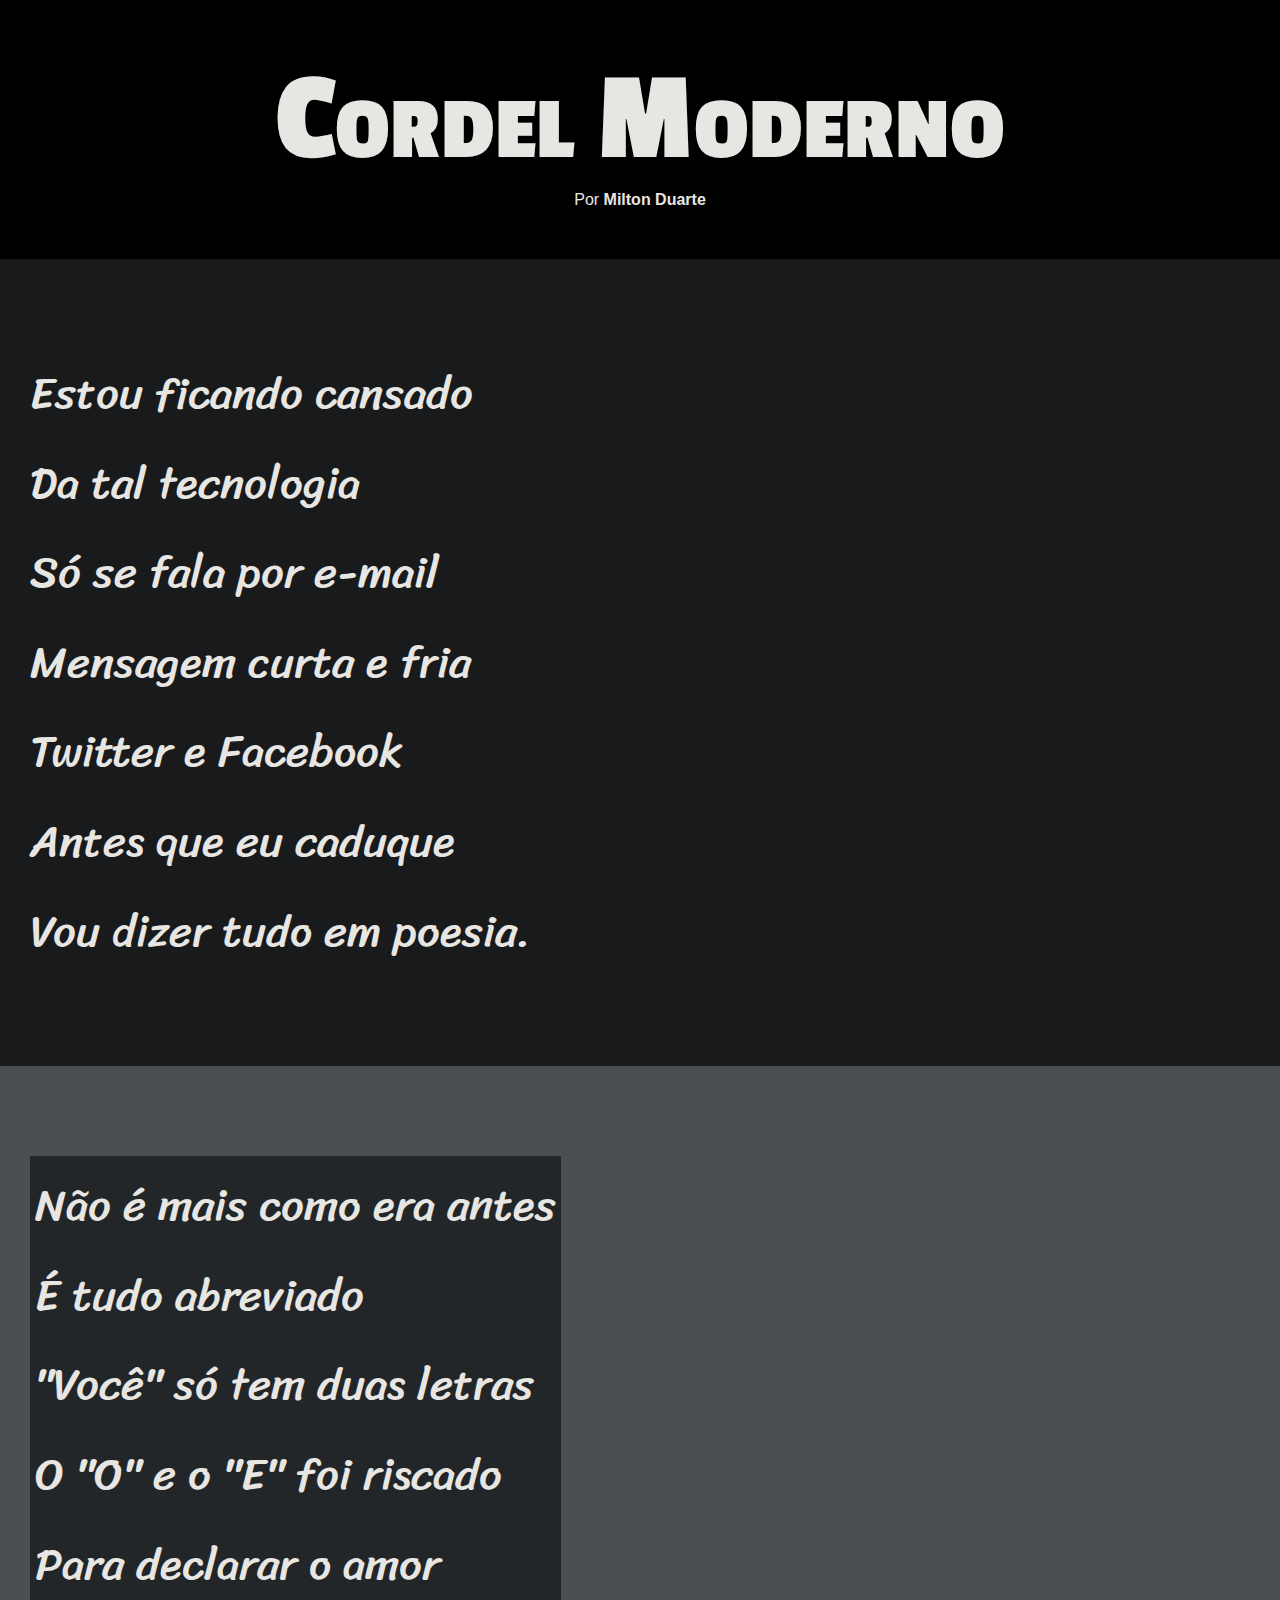
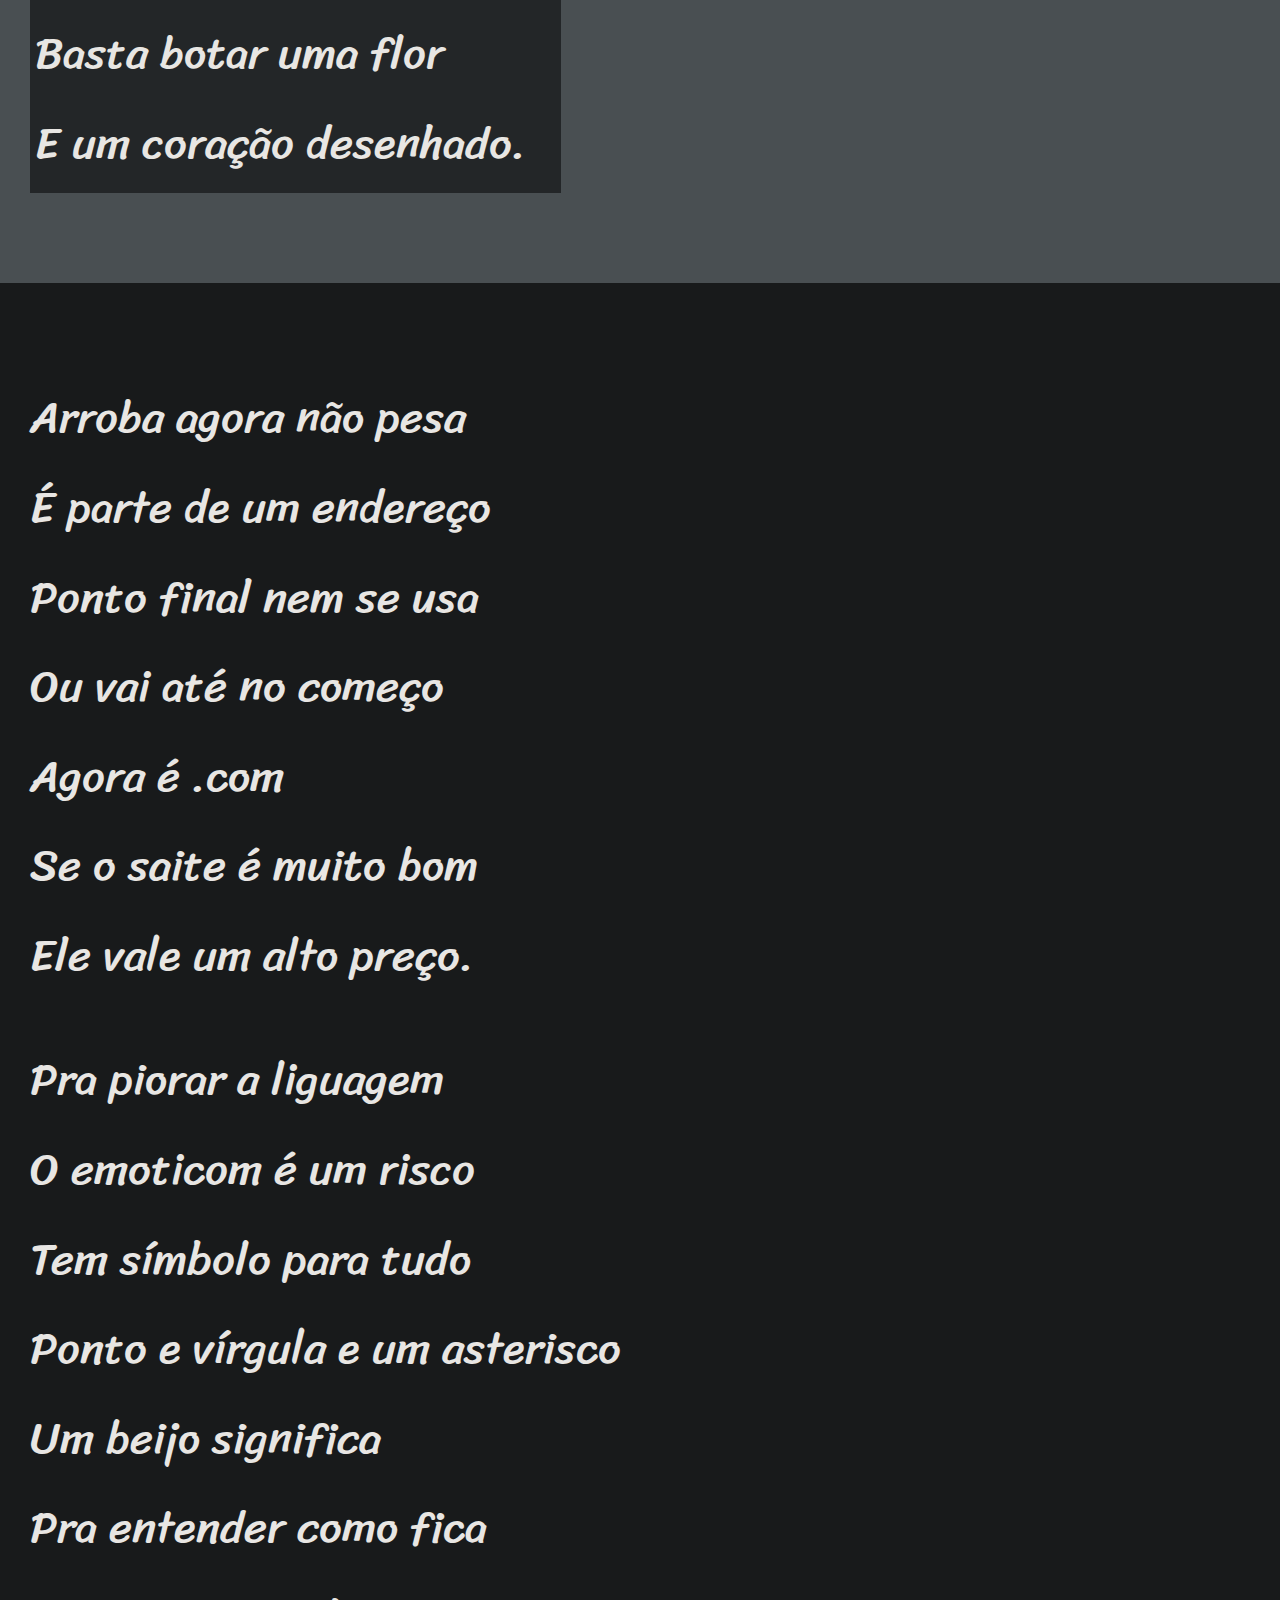
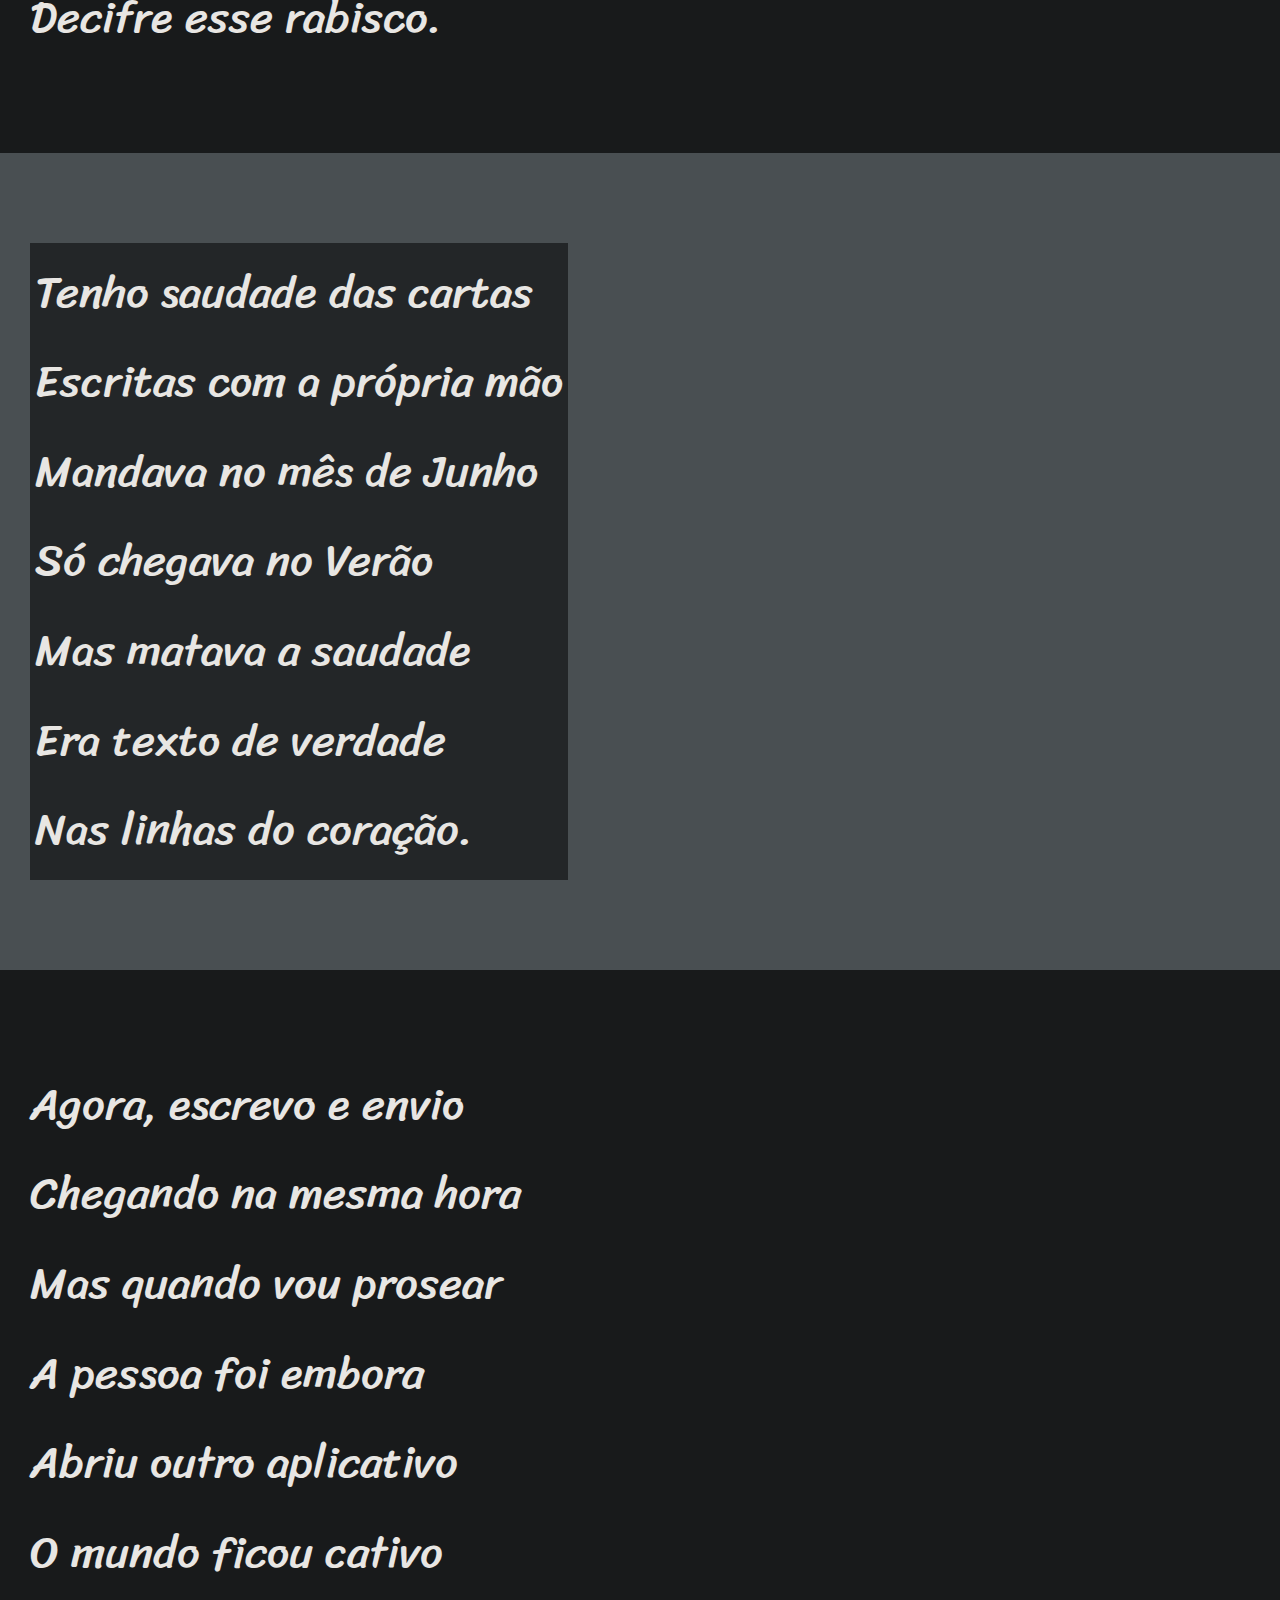
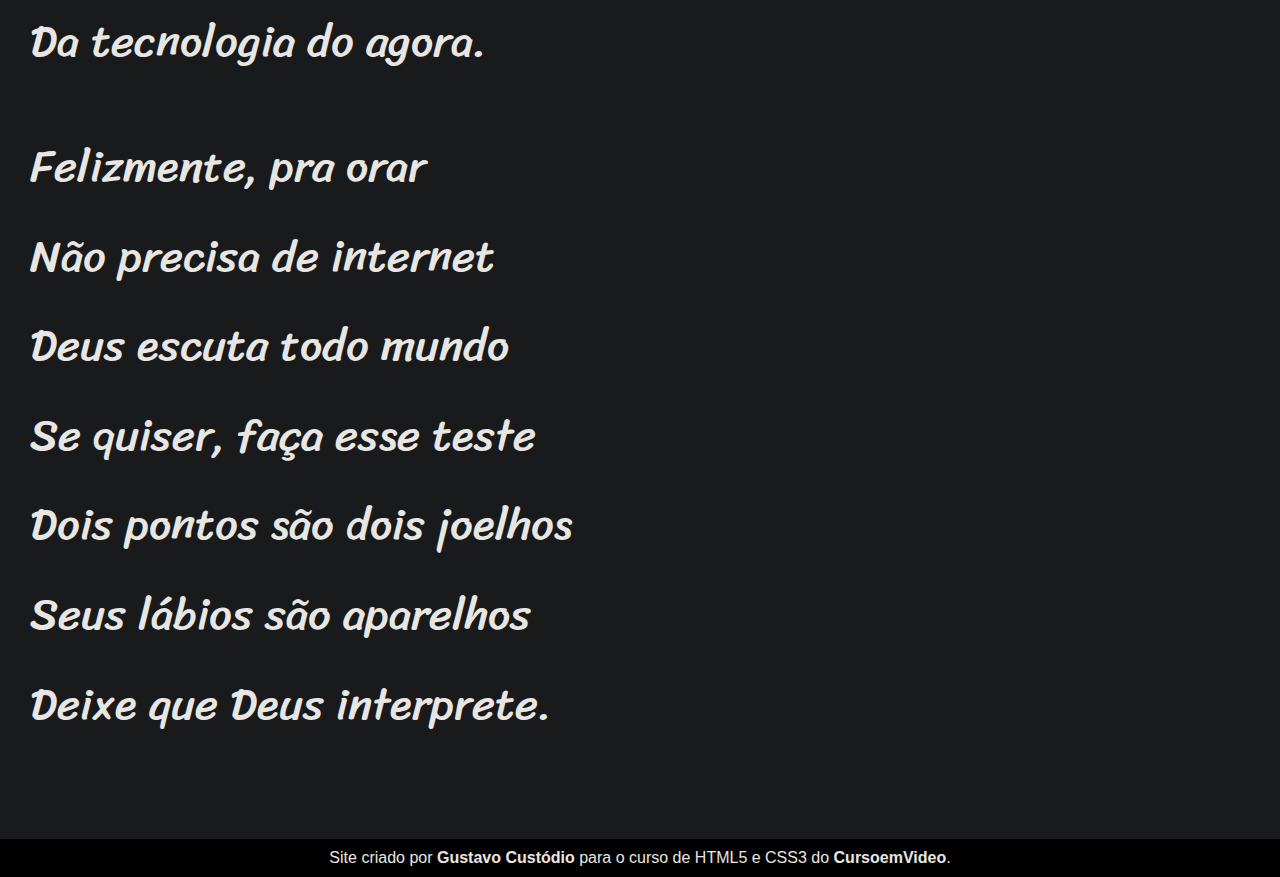
<file: cordel-moderno/index.html>
<!DOCTYPE html>
<html lang="pt-br">
<head>
    <meta charset="UTF-8">
    <meta name="viewport" content="width=device-width, initial-scale=1.0">
    <title>Cordel Moderno</title>
    <link rel="stylesheet" href="estilo/style.css">
</head>
<body>
    <header>
        <h1>Cordel Moderno</h1>
        <p>Por <a href="https://www.recantodasletras.com.br/poesias/3186743">Milton Duarte</a></p>
    </header>
    <main>
        <section class="fundo-normal">
            <p>
                Estou ficando cansado <br>
                Da tal tecnologia <br>
                Só se fala por e-mail <br>
                Mensagem curta e fria <br>
                Twitter e Facebook <br>
                Antes que eu caduque <br>
                Vou dizer tudo em poesia. <br>
            </p>
        </section>
        <section class="fundo-imagem" id="img-um">
                <p class="quadro">
                    Não é mais como era antes <br>
                    É tudo abreviado <br>
                    "Você" só tem duas letras <br>
                    O "O" e o "E" foi riscado <br>
                    Para declarar o amor <br>
                    Basta botar uma flor <br>
                    E um coração desenhado. <br>
                </p>
        </section>
        <section class="fundo-normal">
            <p class="primeiro-paragrafo">
                Arroba agora não pesa <br>
                É parte de um endereço <br>
                Ponto final nem se usa <br>
                Ou vai até no começo <br>
                Agora é .com <br>
                Se o saite é muito bom <br>
                Ele vale um alto preço. <br>
            </p>
            <p>
                Pra piorar a liguagem <br>
                O emoticom é um risco <br>
                Tem símbolo para tudo <br>
                Ponto e vírgula e um asterisco <br>
                Um beijo significa <br>
                Pra entender como fica <br>
                Decifre esse rabisco. <br>
            </p>
        </section>
        <section class="fundo-imagem" id="img-dois">
                <p class="quadro">
                    Tenho saudade das cartas <br>
                    Escritas com a própria mão <br>
                    Mandava no mês de Junho <br>
                    Só chegava no Verão <br>
                    Mas matava a saudade <br>
                    Era texto de verdade <br>
                    Nas linhas do coração. <br>
                </p>
        </section>
        <section class="fundo-normal">
            <p class="primeiro-paragrafo">
                Agora, escrevo e envio <br>
                Chegando na mesma hora <br>
                Mas quando vou prosear <br>
                A pessoa foi embora <br>
                Abriu outro aplicativo <br>
                O mundo ficou cativo <br>
                Da tecnologia do agora. <br>
            </p>
            <p>
                Felizmente, pra orar <br>
                Não precisa de internet <br>
                Deus escuta todo mundo <br>
                Se quiser, faça esse teste <br>
                Dois pontos são dois joelhos <br>
                Seus lábios são aparelhos <br>
                Deixe que Deus interprete. <br>
            </p>
        </section>
        <footer>
            <p>
                Site criado por <a href="https://github.com/gustcustodio" target="_blank"><strong>Gustavo Custódio</strong></a> para o curso de HTML5 e CSS3 do <a href="https://www.cursoemvideo.com/" target="_blank"><strong>CursoemVideo</strong></a>.
            </p>
        </footer>
    </main>
</body>
</html>
</file>
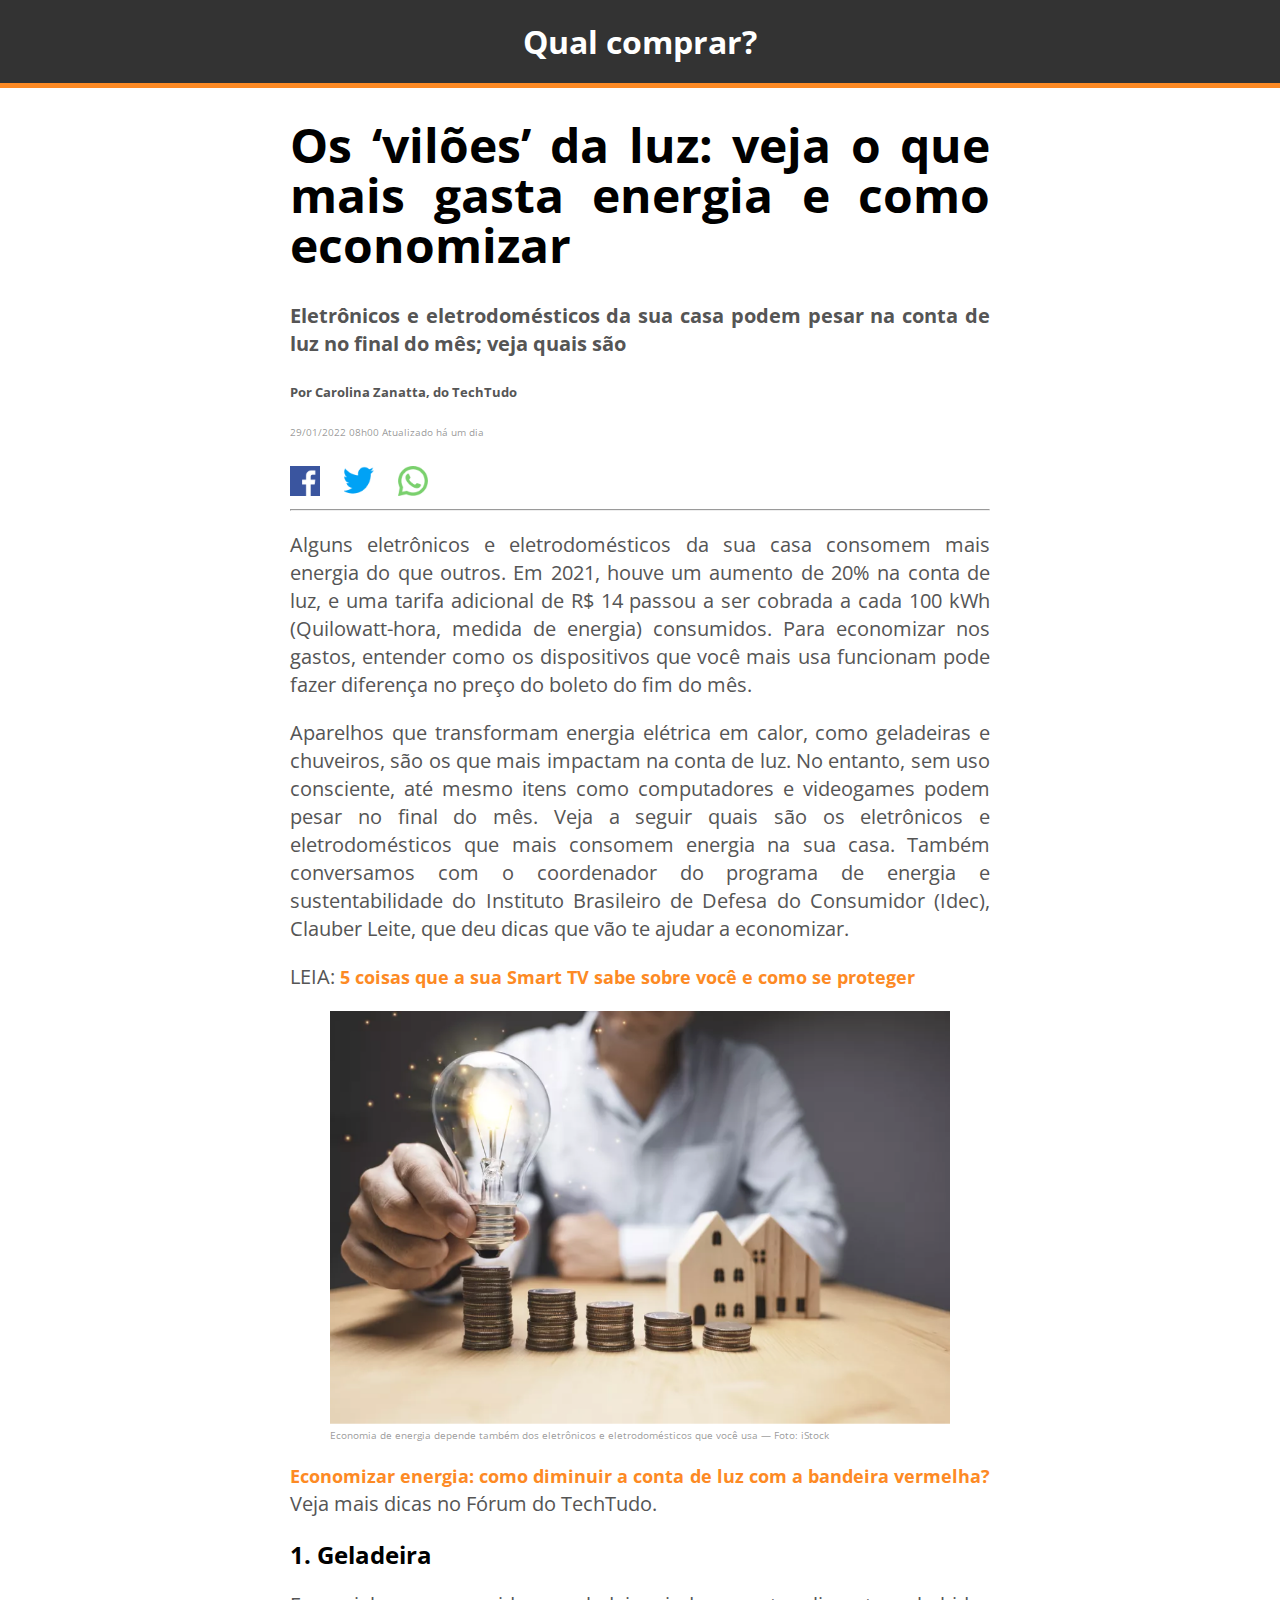
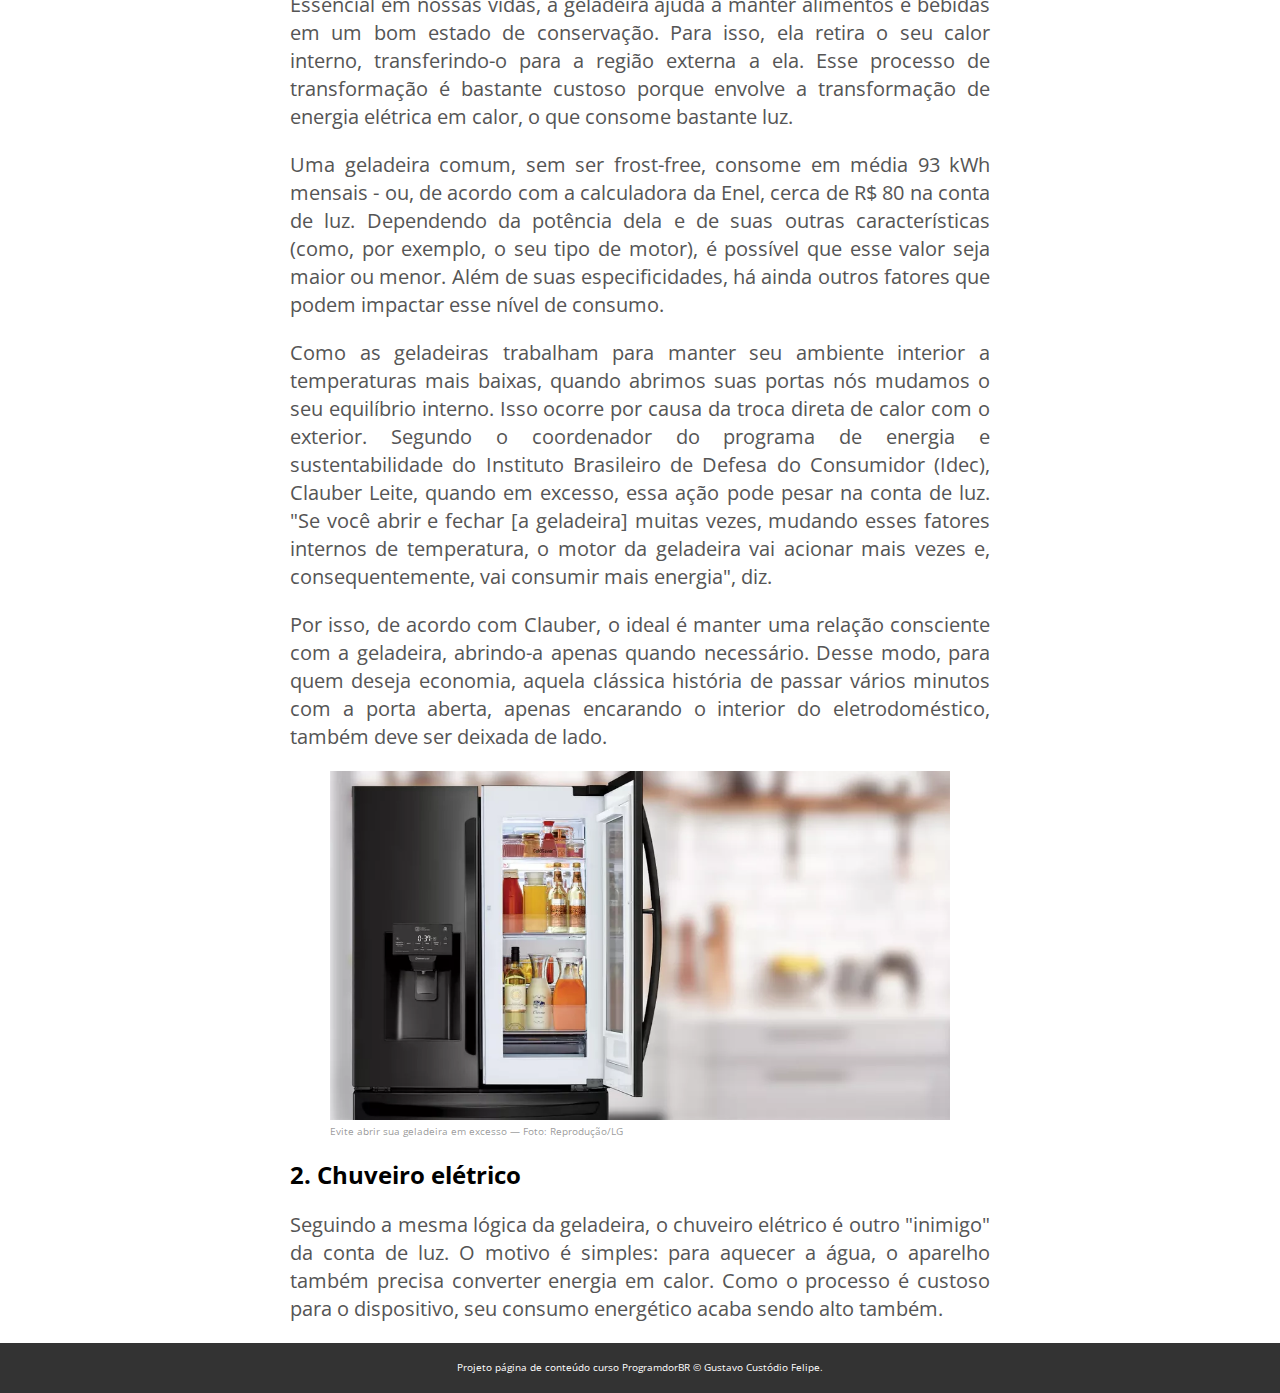
<file: pagina-de-captura/index.html>
<!DOCTYPE html>
<html lang="pt-br">
<head>
    <meta charset="UTF-8">
    <meta name="viewport" content="width=device-width, initial-scale=1.0">
    <title>Os &#8216;vilões&#8217; da luz: veja o que mais gasta energia e como economizar</title>
    <link rel="stylesheet" href="estilo/style.css">
</head>
<body>
    <header>
        <h1>Qual comprar?</h1>
    </header>
    <!-- <hr id="detalhe-header"> -->
    <main>
        <h1>Os &#8216;vilões&#8217; da luz: veja o que mais gasta energia e como economizar</h1>

        <strong>
            <p>Eletrônicos e eletrodomésticos da sua casa podem pesar na conta de luz no final do mês; veja quais são</p>
        </strong>
        <strong><p id="autora">Por Carolina Zanatta, do TechTudo</p></strong>
        <p id="data">29/01/2022 08h00  Atualizado há um dia</p>

        <a href="#"><img src="imagens/facebook.png" alt="Logo Facebook" class="social"></a>
        <a href="#"><img src="imagens/twitter.png" alt="Logo Twitter" class="social"></a>
        <a href="#"><img src="imagens/whatsapp.png" alt="Logo Whatsapp" class="social"></a>
        
        <hr>     

        <p>
            Alguns eletrônicos e eletrodomésticos da sua casa consomem mais
            energia do que outros. Em 2021, houve um aumento de 20% na conta
            de luz, e uma tarifa adicional de R$ 14 passou a ser cobrada a cada 100
            kWh (Quilowatt-hora, medida de energia) consumidos. Para
            economizar nos gastos, entender como os dispositivos que você mais
            usa funcionam pode fazer diferença no preço do boleto do fim do mês.
        </p>
        <p>
            Aparelhos que transformam energia elétrica em calor, como geladeiras
            e chuveiros, são os que mais impactam na conta de luz. No entanto,
            sem uso consciente, até mesmo itens como computadores e
            videogames podem pesar no final do mês. Veja a seguir quais são os
            eletrônicos e eletrodomésticos que mais consomem energia na sua
            casa. Também conversamos com o coordenador do programa de
            energia e sustentabilidade do Instituto Brasileiro de Defesa do
            Consumidor (Idec), Clauber Leite, que deu dicas que vão te ajudar a
            economizar.
        </p>

        <p>LEIA: <a href="#">5 coisas que a sua Smart TV sabe sobre você e como se proteger</a></p>

        <figure>
            <img class="imagens-principais" src="imagens/moedas.png" alt="">
            <figcaption>Economia de energia depende também dos eletrônicos e eletrodomésticos que você usa — Foto: iStock</figcaption>
        </figure>

        <p><a href="#">Economizar energia: como diminuir a conta de luz com a bandeira vermelha?</a> Veja mais dicas no Fórum do TechTudo.</p>

        <h2>1. Geladeira</h2>
        <p>
            Essencial em nossas vidas, a geladeira ajuda a manter alimentos e
            bebidas em um bom estado de conservação. Para isso, ela retira o seu
            calor interno, transferindo-o para a região externa a ela. Esse processo
            de transformação é bastante custoso porque envolve a transformação
            de energia elétrica em calor, o que consome bastante luz.
        </p>
         <p>
            Uma geladeira comum, sem ser frost-free, consome em média 93 kWh 
            mensais - ou, de acordo com a calculadora da Enel, cerca de R$ 80 na 
            conta de luz. Dependendo da potência dela e de suas outras 
            características (como, por exemplo, o seu tipo de motor), é possível 
            que esse valor seja maior ou menor. Além de suas especificidades, há 
            ainda outros fatores que podem impactar esse nível de consumo.
         </p>
         <p>
            Como as geladeiras trabalham para manter seu ambiente interior a 
            temperaturas mais baixas, quando abrimos suas portas nós mudamos 
            o seu equilíbrio interno. Isso ocorre por causa da troca direta de calor 
            com o exterior. Segundo o coordenador do programa de energia e 
            sustentabilidade do Instituto Brasileiro de Defesa do Consumidor 
            (Idec), Clauber Leite, quando em excesso, essa ação pode pesar na 
            conta de luz. "Se você abrir e fechar [a geladeira] muitas vezes, 
            mudando esses fatores internos de temperatura, o motor da geladeira 
            vai acionar mais vezes e, consequentemente, vai consumir mais 
            energia", diz.
         </p>
        <p>
            Por isso, de acordo com Clauber, o ideal é manter uma relação
            consciente com a geladeira, abrindo-a apenas quando necessário.
            Desse modo, para quem deseja economia, aquela clássica história de
            passar vários minutos com a porta aberta, apenas encarando o interior
            do eletrodoméstico, também deve ser deixada de lado.
        </p>

        <figure>
            <img class="imagens-principais" src="imagens/geladeira.png" alt="">
            <figcaption>Evite abrir sua geladeira em excesso — Foto: Reprodução/LG</figcaption>
        </figure>

        <h2>2. Chuveiro elétrico</h2>
        <p>
            Seguindo a mesma lógica da geladeira, o chuveiro elétrico é outro
            "inimigo" da conta de luz. O motivo é simples: para aquecer a água, o
            aparelho também precisa converter energia em calor. Como o
            processo é custoso para o dispositivo, seu consumo energético acaba
            sendo alto também.
        </p>
    </main>    
    <footer>
        <p>Projeto página de conteúdo curso ProgramdorBR &copy; Gustavo Custódio Felipe.</p>
    </footer>
</body>
</html>
</file>
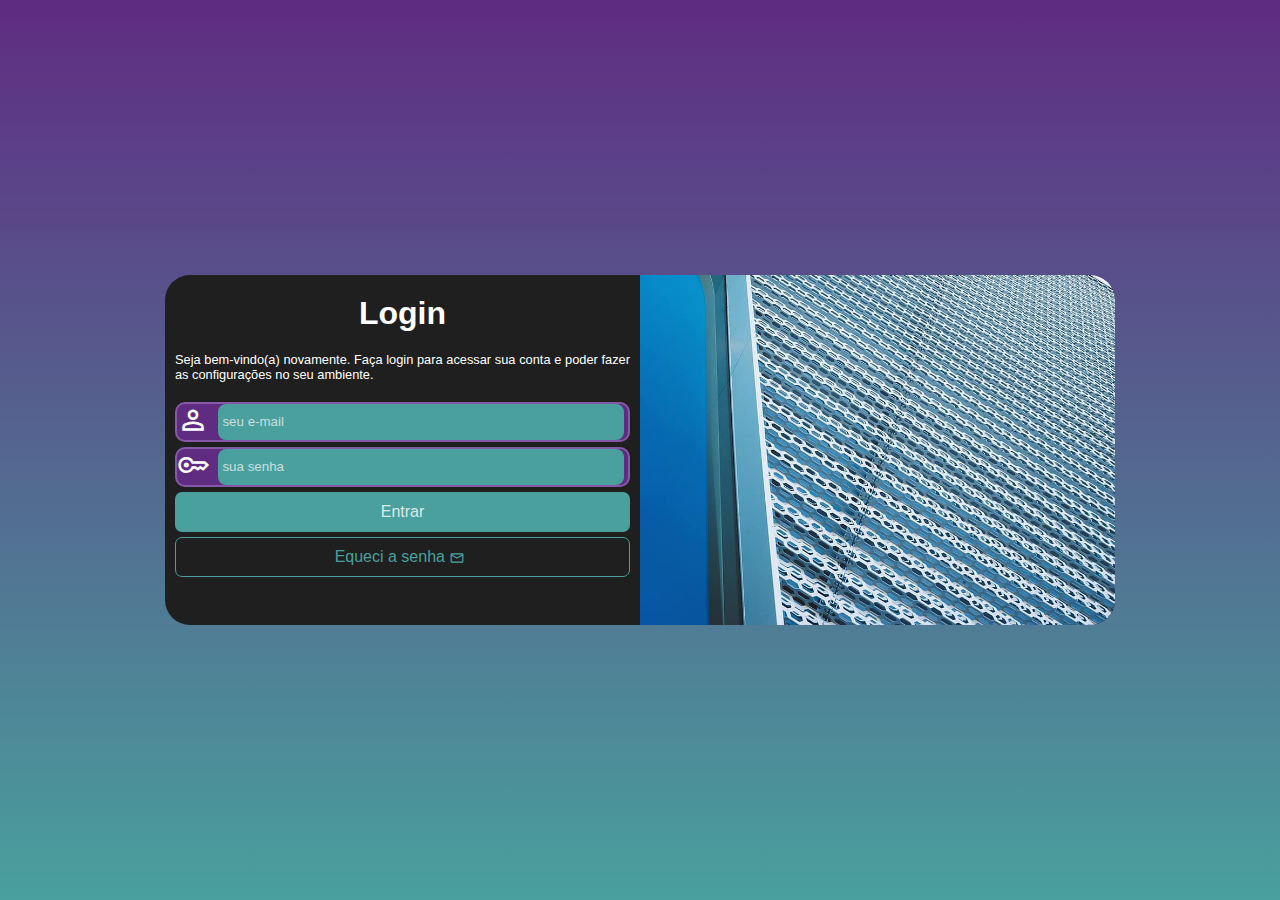
<file: projeto007-pagina-de-login/index.html>
<!DOCTYPE html>
<html lang="pt-br">
<head>
    <meta charset="UTF-8">
    <meta name="viewport" content="width=device-width, initial-scale=1.0">
    <title>Login</title>
    <link href="https://fonts.googleapis.com/css2?family=Material+Symbols+Outlined" rel="stylesheet" />
    <link rel="stylesheet" href="estilo/style.css">
    <link rel="stylesheet" href="estilo/media-query.css">
</head>
<body>
    <main>
        <section id="login">
            <div id="imagem">
                <!-- <img src="imagens/metal.jpg" alt=""> -->
            </div>
            <div id="formulario">
                <h1>Login</h1>
                <p>Seja bem-vindo(a) novamente. Faça login para acessar sua conta e poder fazer as configurações no seu ambiente.</p>

                <form action="login.php" method="post">

                    <p class="estiloLogin">
                        <label for="imail">
                            <span class="material-symbols-outlined">person</span>
                        </label>
                        <input class="corFundoForm" type="email" name="email" id="imail" required placeholder="seu e-mail">
                    </p>

                    <p class="estiloLogin">
                        <label for="isenha">
                            <span class="material-symbols-outlined">key</span>
                        </label>
                        <input class="corFundoForm" type="password" name="senha" id="isenha" required minlength="8" placeholder="sua senha">
                    </p>

                    <p>
                        <input id="botaoEntrar" type="submit" value="Entrar">
                    </p>

                    <p>
                        <a href="#" id="botaoEsqueciSenha">
                            Equeci a senha
                            <span class="material-symbols-outlined">mail</span>
                        </a>
                        <!-- <input id="botaoEsqueciSenha" type="button" value="Esqueci a senha"> -->
                        <!-- <span class="material-symbols-outlined"> mail</span> -->
                    </p>
                    
                </form>
            </div>
        </section>
    </main>    
</body>
</html>
</file>
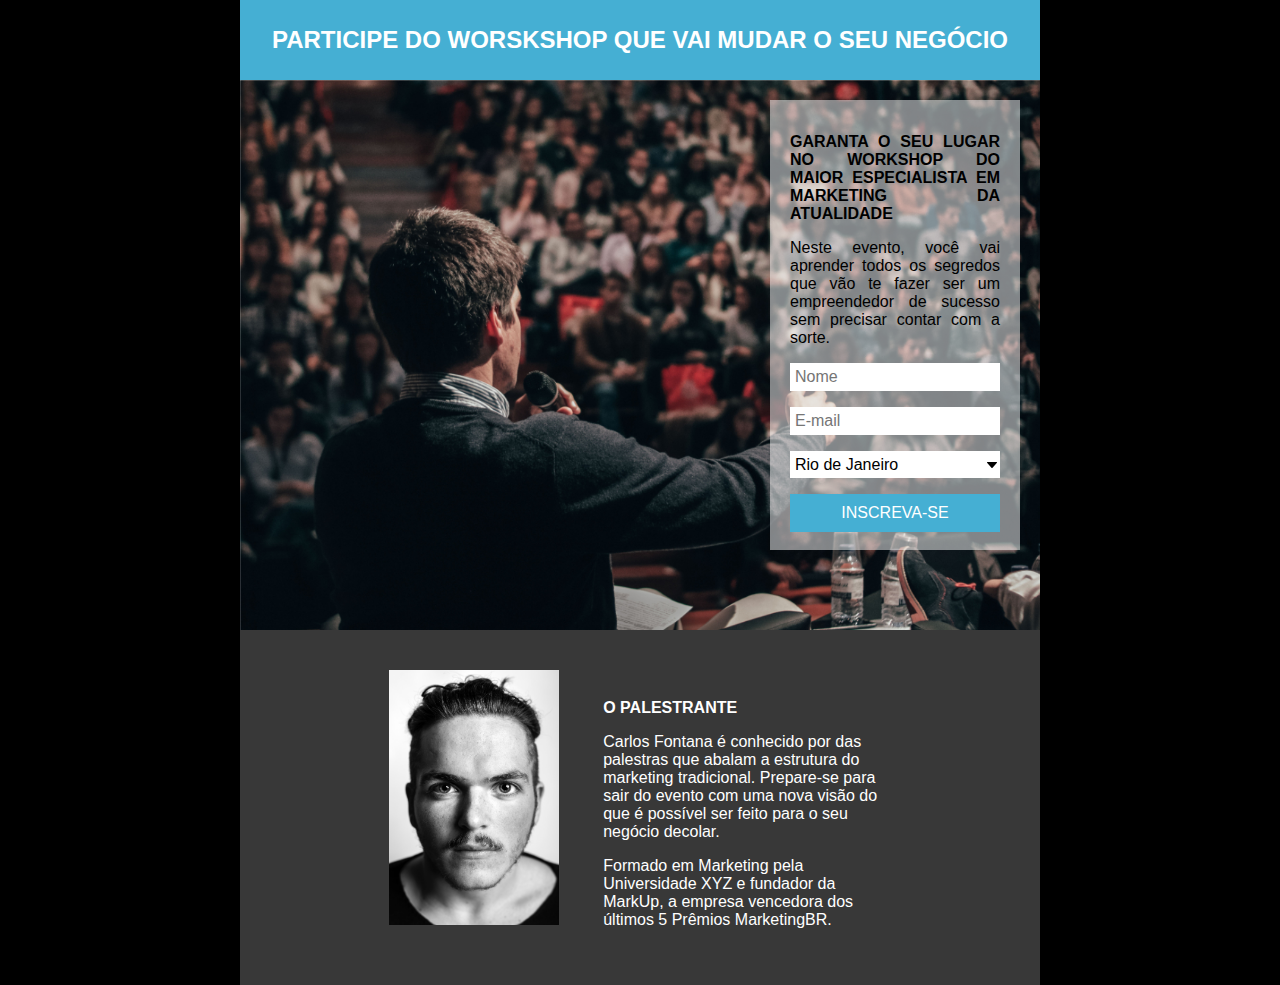
<file: projeto008-pagina-de-captura/index.html>
<!DOCTYPE html>
<html lang="pt-br">
<head>
    <meta charset="UTF-8">
    <meta name="viewport" content="width=device-width, initial-scale=1.0">
    <link rel="shortcut icon" href="imagens/ico.png" type="image/png">
    <title>Workshop</title>
    <link rel="stylesheet" href="estilo/style.css">
</head>
<body>
    <header>
        <h1>PARTICIPE DO WORSKSHOP QUE VAI MUDAR O SEU NEGÓCIO</h1>
    </header>
    <main>
        <section>
            <div class="formulario">
                <h2>GARANTA O SEU LUGAR NO WORKSHOP DO MAIOR ESPECIALISTA EM MARKETING DA ATUALIDADE</h2>
                <p>
                    Neste evento, você vai aprender todos os segredos que vão te fazer ser um empreendedor de sucesso sem precisar contar com a sorte.
                </p>
                <form>
                    <p>
                        <label for="inNome"></label> <!-- in de input - inputNome -->
                        <input type="text" name="nome" id="inNome" placeholder="Nome" required>
                    </p>
                    <p>
                        <label for="inEmail"></label> <!-- in de input - inputEmail -->
                        <input type="email" name="email" id="inEmail" placeholder="E-mail" required>
                    </p>
                    <p class="custom-select">
                        <label for="cidade"></label>
                        <select name="cidade" id="inCidade">
                            <option value="BH">Belo Horizonte</option>
                            <option value="RJ" selected>Rio de Janeiro</option>
                            <option value="RS">Porto Alegre</option>
                            <option value="SC">Florianópolis</option>
                            <option value="SP">São Paulo</option>
                        </select>
                    </p>
                    <p>
                        <input id="button-submit" type="submit" value="INSCREVA-SE">
                    </p>
                </form>
            </div>
        </section>
    </main>
    <footer>
        <img src="imagens/face.jpg" alt="Foto do palestrante - Carlos Fontana">
        <div class="texto">
            <h2>O PALESTRANTE</h2>
                <p>
                    Carlos Fontana é conhecido por das palestras que abalam a estrutura do marketing tradicional. Prepare-se para sair do evento com uma nova visão do que é possível ser feito para o seu negócio decolar.
                </p>
                <p>
                    Formado em Marketing pela Universidade XYZ e fundador da MarkUp, a empresa vencedora dos últimos 5 Prêmios MarketingBR.
                </p>
        </div>
    </footer>
</body>
</html>
</file>
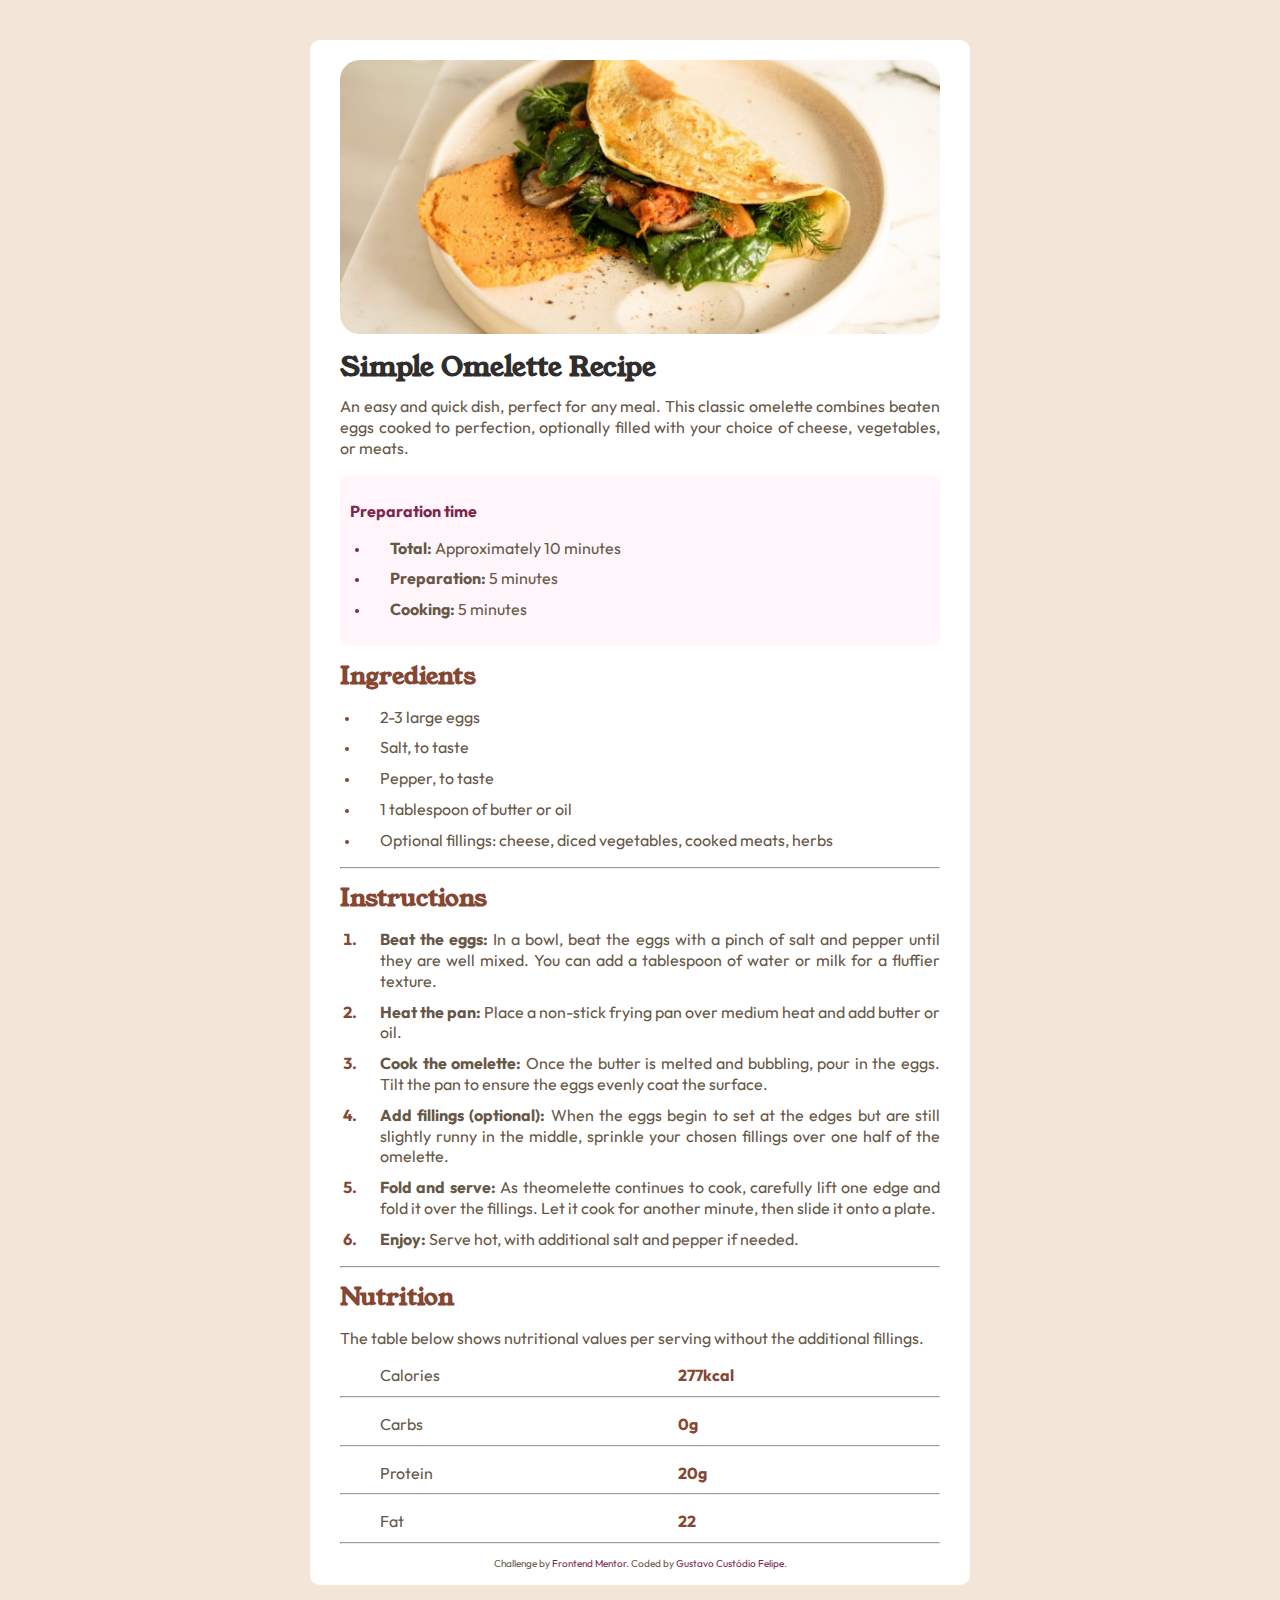
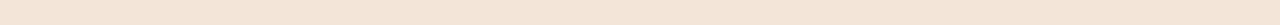
<file: projeto009-recipe-page-main/index.html>
<!DOCTYPE html>
<html lang="pt-br">
  <head>
    <meta charset="UTF-8" />
    <meta name="viewport" content="width=device-width, initial-scale=1.0" />
    <link rel="icon" href="assets/images/favicon-32x32.png" type="image/png" />
    <title>Frontend Mentor | Recipe page</title>
    <link rel="stylesheet" href="assets/styles/style.css" />
    <link rel="stylesheet" href="assets/styles/media-query.css">
  </head>
  <body>
    <header>
      <!-- <img src="assets/images/image-omelette.jpeg" alt="Omelette" /> -->
    </header>
    <main>
      <img src="assets/images/image-omelette.jpeg" alt="Omelette" />
      <section id="introduction">
        <h1 class="tittles">Simple Omelette Recipe</h1>
        <p>
          An easy and quick dish, perfect for any meal. This classic omelette
          combines beaten eggs cooked to perfection, optionally filled with your
          choice of cheese, vegetables, or meats.
        </p>
      </section>
      <section id="preparation">
        <p><strong>Preparation time</strong></p>
        <ul>
          <li class="li-highlight">
            <strong>Total:</strong> Approximately 10 minutes
          </li>
          <li class="li-highlight"><strong>Preparation:</strong> 5 minutes</li>
          <li class="li-highlight"><strong>Cooking:</strong> 5 minutes</li>
        </ul>
      </section>
      <section id="ingredients">
        <h2 class="tittles tittles-numbers">Ingredients</h2>
        <ul>
          <li>2-3 large eggs</li>
          <li>Salt, to taste</li>
          <li>Pepper, to taste</li>
          <li>1 tablespoon of butter or oil</li>
          <li>
            Optional fillings: cheese, diced vegetables, cooked meats, herbs
          </li>
        </ul>
      </section>
      <hr />
      <section id="instructions">
        <h2 class="tittles tittles-numbers">Instructions</h2>
        <ol>
          <li>
            <strong>Beat the eggs:</strong> In a bowl, beat the eggs with a
            pinch of salt and pepper until they are well mixed. You can add a
            tablespoon of water or milk for a fluffier texture.
          </li>
          <li>
            <strong>Heat the pan:</strong> Place a non-stick frying pan over
            medium heat and add butter or oil.
          </li>
          <li>
            <strong>Cook the omelette:</strong> Once the butter is melted and
            bubbling, pour in the eggs. Tilt the pan to ensure the eggs evenly
            coat the surface.
          </li>
          <li>
            <strong>Add fillings (optional):</strong> When the eggs begin to set
            at the edges but are still slightly runny in the middle, sprinkle
            your chosen fillings over one half of the omelette.
          </li>
          <li>
            <strong>Fold and serve:</strong> As theomelette continues to cook,
            carefully lift one edge and fold it over the fillings. Let it cook
            for another minute, then slide it onto a plate.
          </li>
          <li>
            <strong>Enjoy:</strong> Serve hot, with additional salt and pepper
            if needed.
          </li>
        </ol>
      </section>
      <hr />
      <section id="nutrition">
        <h2 class="tittles tittles-numbers">Nutrition</h2>
        <p>
          The table below shows nutritional values per serving without the
          additional fillings.
        </p>
        <ul class="macros">
          <li>Calories</li>
          <li><strong class="tittles-numbers">277kcal</strong></li>
        </ul>
        <hr class="macros-hr">
        <ul class="macros">
          <li>Carbs</li>
          <li><strong class="tittles-numbers">0g</strong></li>
        </ul>
        <hr class="macros-hr">
        <ul class="macros">
          <li>Protein</li>
          <li><strong class="tittles-numbers">20g</strong></li>
        </ul>
        <hr class="macros-hr">
        <ul class="macros">
          <li>Fat</li>
          <li><strong class="tittles-numbers">22</strong></li>
        </ul>
        <hr class="macros-hr">
      </section>
    </main>
    <footer>
      <div class="attribution">
        Challenge by
        <a href="https://www.frontendmentor.io?ref=challenge" target="_blank"
          >Frontend Mentor</a
        >. Coded by
        <a href="https://github.com/gustcustodio" target="_blank"
          >Gustavo Custódio Felipe</a
        >.
      </div>
    </footer>
  </body>
</html>
</file>
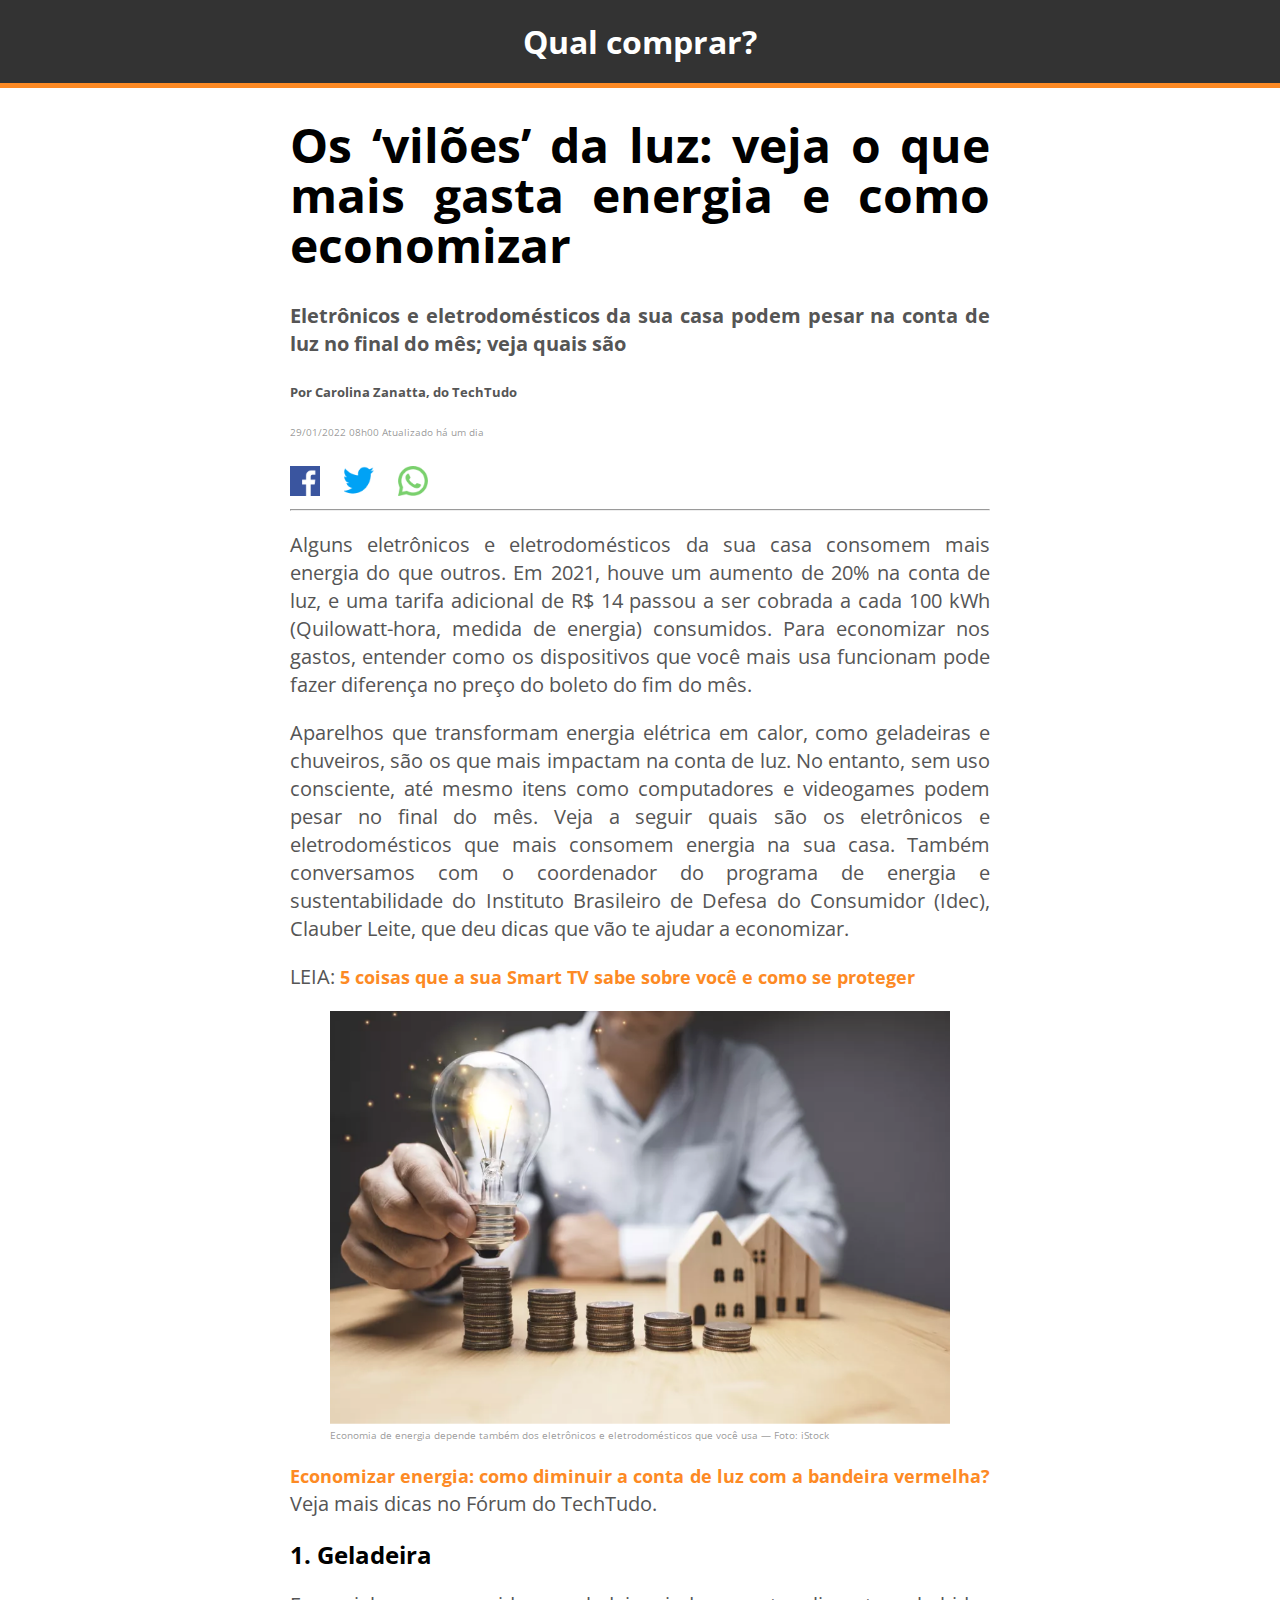
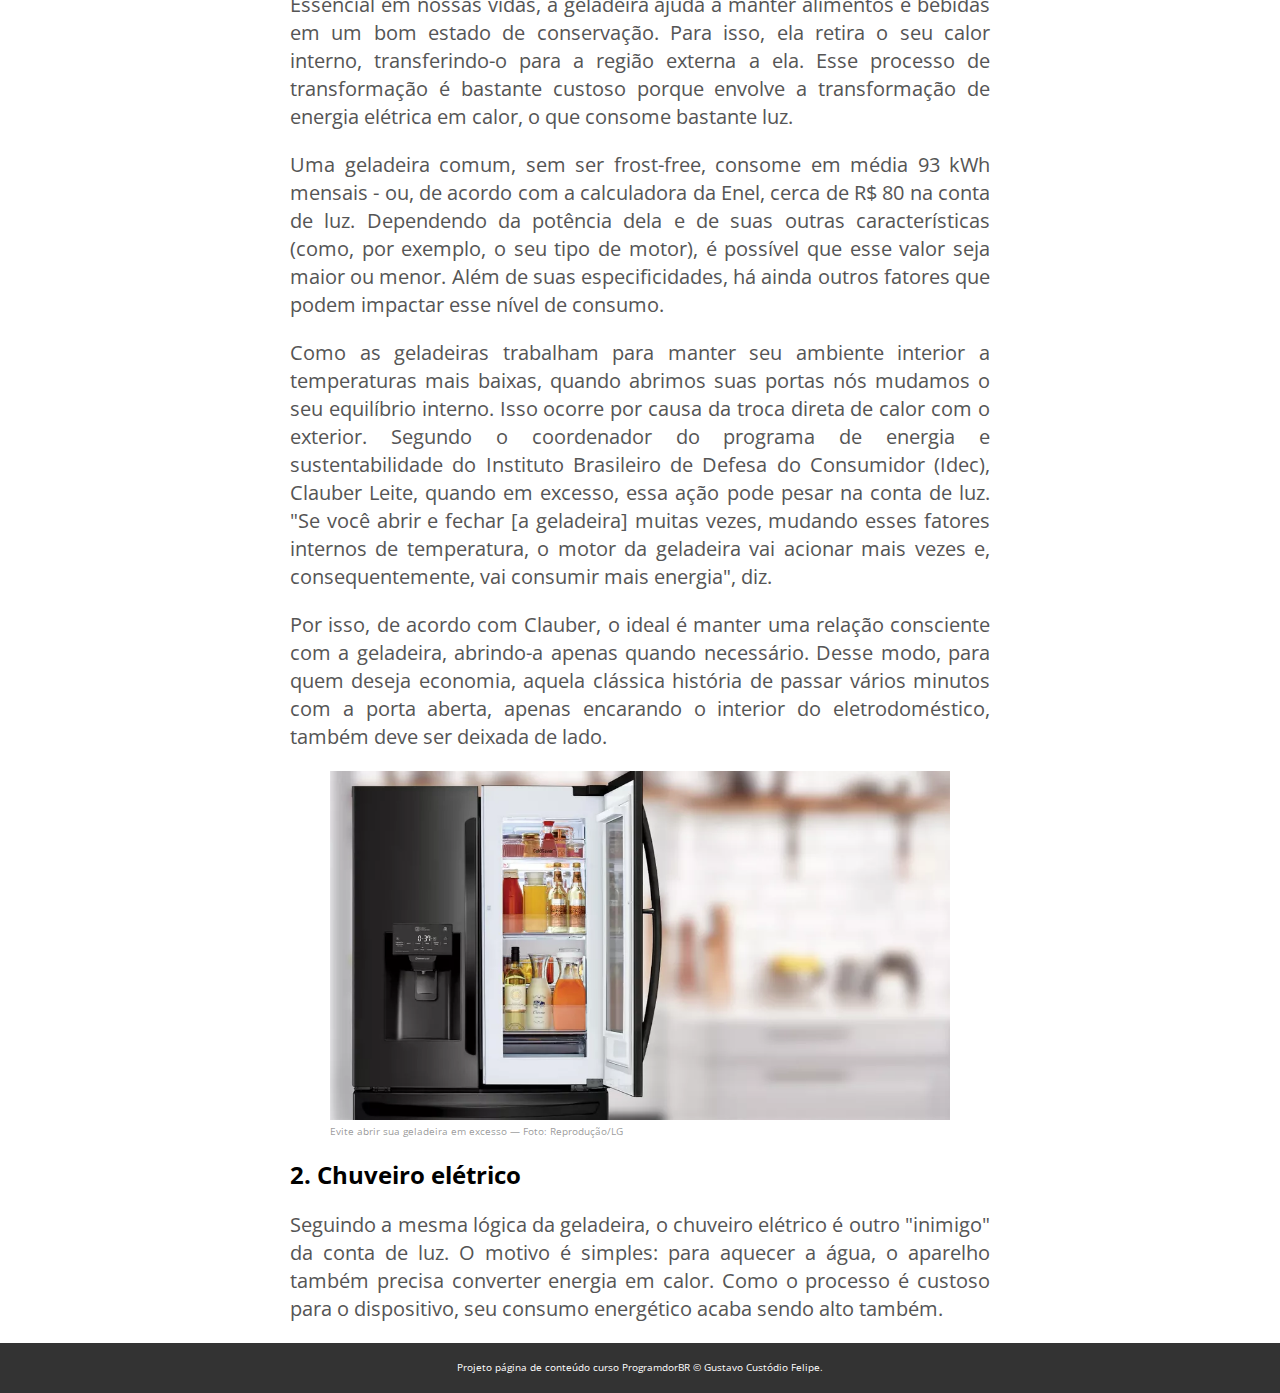
<file: semana4/index.html>
<!DOCTYPE html>
<html lang="pt-br">
<head>
    <meta charset="UTF-8">
    <meta name="viewport" content="width=device-width, initial-scale=1.0">
    <title>Os &#8216;vilões&#8217; da luz: veja o que mais gasta energia e como economizar</title>
    <link rel="stylesheet" href="estilo/style.css">
</head>
<body>
    <header>
        <h1>Qual comprar?</h1>
    </header>
    <!-- <hr id="detalhe-header"> -->
    <main>
        <h1>Os &#8216;vilões&#8217; da luz: veja o que mais gasta energia e como economizar</h1>

        <strong>
            <p>Eletrônicos e eletrodomésticos da sua casa podem pesar na conta de luz no final do mês; veja quais são</p>
        </strong>
        <strong><p id="autora">Por Carolina Zanatta, do TechTudo</p></strong>
        <p id="data">29/01/2022 08h00  Atualizado há um dia</p>

        <a href="#"><img src="images/facebook.png" alt="Logo Facebook" class="social"></a>
        <a href="#"><img src="images/twitter.png" alt="Logo Twitter" class="social"></a>
        <a href="#"><img src="images/whatsapp.png" alt="Logo Whatsapp" class="social"></a>
        
        <hr>     

        <p>
            Alguns eletrônicos e eletrodomésticos da sua casa consomem mais
            energia do que outros. Em 2021, houve um aumento de 20% na conta
            de luz, e uma tarifa adicional de R$ 14 passou a ser cobrada a cada 100
            kWh (Quilowatt-hora, medida de energia) consumidos. Para
            economizar nos gastos, entender como os dispositivos que você mais
            usa funcionam pode fazer diferença no preço do boleto do fim do mês.
        </p>
        <p>
            Aparelhos que transformam energia elétrica em calor, como geladeiras
            e chuveiros, são os que mais impactam na conta de luz. No entanto,
            sem uso consciente, até mesmo itens como computadores e
            videogames podem pesar no final do mês. Veja a seguir quais são os
            eletrônicos e eletrodomésticos que mais consomem energia na sua
            casa. Também conversamos com o coordenador do programa de
            energia e sustentabilidade do Instituto Brasileiro de Defesa do
            Consumidor (Idec), Clauber Leite, que deu dicas que vão te ajudar a
            economizar.
        </p>

        <p>LEIA: <a href="#">5 coisas que a sua Smart TV sabe sobre você e como se proteger</a></p>

        <figure>
            <img class="imagens-principais" src="images/moedas.png" alt="">
            <figcaption>Economia de energia depende também dos eletrônicos e eletrodomésticos que você usa — Foto: iStock</figcaption>
        </figure>

        <p><a href="#">Economizar energia: como diminuir a conta de luz com a bandeira vermelha?</a> Veja mais dicas no Fórum do TechTudo.</p>

        <h2>1. Geladeira</h2>
        <p>
            Essencial em nossas vidas, a geladeira ajuda a manter alimentos e
            bebidas em um bom estado de conservação. Para isso, ela retira o seu
            calor interno, transferindo-o para a região externa a ela. Esse processo
            de transformação é bastante custoso porque envolve a transformação
            de energia elétrica em calor, o que consome bastante luz.
        </p>
         <p>
            Uma geladeira comum, sem ser frost-free, consome em média 93 kWh 
            mensais - ou, de acordo com a calculadora da Enel, cerca de R$ 80 na 
            conta de luz. Dependendo da potência dela e de suas outras 
            características (como, por exemplo, o seu tipo de motor), é possível 
            que esse valor seja maior ou menor. Além de suas especificidades, há 
            ainda outros fatores que podem impactar esse nível de consumo.
         </p>
         <p>
            Como as geladeiras trabalham para manter seu ambiente interior a 
            temperaturas mais baixas, quando abrimos suas portas nós mudamos 
            o seu equilíbrio interno. Isso ocorre por causa da troca direta de calor 
            com o exterior. Segundo o coordenador do programa de energia e 
            sustentabilidade do Instituto Brasileiro de Defesa do Consumidor 
            (Idec), Clauber Leite, quando em excesso, essa ação pode pesar na 
            conta de luz. "Se você abrir e fechar [a geladeira] muitas vezes, 
            mudando esses fatores internos de temperatura, o motor da geladeira 
            vai acionar mais vezes e, consequentemente, vai consumir mais 
            energia", diz.
         </p>
        <p>
            Por isso, de acordo com Clauber, o ideal é manter uma relação
            consciente com a geladeira, abrindo-a apenas quando necessário.
            Desse modo, para quem deseja economia, aquela clássica história de
            passar vários minutos com a porta aberta, apenas encarando o interior
            do eletrodoméstico, também deve ser deixada de lado.
        </p>

        <figure>
            <img class="imagens-principais" src="images/geladeira.png" alt="">
            <figcaption>Evite abrir sua geladeira em excesso — Foto: Reprodução/LG</figcaption>
        </figure>

        <h2>2. Chuveiro elétrico</h2>
        <p>
            Seguindo a mesma lógica da geladeira, o chuveiro elétrico é outro
            "inimigo" da conta de luz. O motivo é simples: para aquecer a água, o
            aparelho também precisa converter energia em calor. Como o
            processo é custoso para o dispositivo, seu consumo energético acaba
            sendo alto também.
        </p>
    </main>    
    <footer>
        <p>Projeto página de conteúdo curso ProgramdorBR &copy; Gustavo Custódio Felipe.</p>
    </footer>
</body>
</html>
</file>
<file: cordel-moderno/estilo/style.css>
@charset "UTF-8";
@import url('https://fonts.googleapis.com/css2?family=Passion+One:wght@400;700;900&family=Sriracha&display=swap');

* {
    margin: 0px;
    padding: 0px;
    font-size: 1em;
    text-decoration: none;
}

:root {
    --fonte1: Verdana, Geneva, Tahoma, sans-serif;
    --fonte2: 'Passion One', cursive;
    --fonte3: 'Sriracha', cursive;
}

html, body {
    min-height: 100vh;
    background-color: #494f52;
    font-family: var(--fonte1);
}

header {
    color: #e8e6e3;
    background-color: #000;
    text-align: center;
    padding-top: 50px;
}

header h1 {
    font-family: var(--fonte2);
    font-size: 10vw;
    font-weight: bold;
    font-variant: small-caps;
}

header p {
    font-family: var(--fonte1);
    padding-bottom: 50px;
}

a {
    color: #e8e6e3;
    font-family: var(--fonte1);
    font-weight: bold;
}

header a:hover {
    text-decoration: underline;
}

section.fundo-normal {
    color: #e8e6e3;
    background-color: #181a1b;
    font-family: var(--fonte3);
    font-size: 3.5vw;
    line-height: 2em;
    padding-left: 30px;
    padding-top: 10vh;
    padding-bottom: 10vh;
}

section.fundo-imagem {
    color: #e8e6e3;
    background-size: cover;
    background-attachment: fixed;
    font-family: var(--fonte3);
    font-size: 3.5vw;
    line-height: 2em;
    padding-left: 30px;
    padding-top: 10vh;
    padding-bottom: 10vh;
}

section p.quadro {
    display: inline-block;
    background-color: #00000082;
    font-size: 3.5vw;
    line-height: 2em;
    padding: 5px;
}

section .primeiro-paragrafo {
    padding-bottom: 35px;
}

section#img-um {
    background-image: url(../imagens/background001.jpg);
    background-position: right center;
}

section#img-dois {
    background-image: url(../imagens/background002.jpg);
}

footer {
    color: #e8e6e3;
    background-color: #000;
    text-align: center;
    padding: 10px;
}

footer a:hover {
    text-decoration: underline;
}
</file>
<file: pagina-de-captura/estilo/style.css>
@charset "UTF-8";
@import url('https://fonts.googleapis.com/css2?family=Open+Sans:ital,wght@0,300..800;1,300..800&display=swap');

body {
    font-family: "Open Sans", Arial, Helvetica, sans-serif;
    font-size: 1em;
    padding: 0px;
    margin: 0px;
}

/* 
Fonte: Open Sans (google fonts)
Cores das fontes: #555, #111
Cor dos links: #fd8a24
Cor da top bar e da footer: #333 
*/

:root {
    --cor01: #555;
    --cor02: #111;
    --cor03: #fd8a24;
    --cor04: #333;
}

header {
    color: #fff;
    background-color: var(--cor04);
    font-size: 1em;
    text-align: center;
    padding: 20px;
    border-bottom: 5px solid var(--cor03);
}

header h1 {
    margin: 0px;
}

/* #detalhe-header {
    background-color: var(--cor03);
    padding: 3px;
    border: none;
    margin-top: 0px;
} */

main {
    max-width: 700px;
    text-align: justify;
    margin: auto;
}

main h1 {
    font-size: 3em;
    line-height: 50px;
    text-align: justify;
}

p#autora {
    font-size: 0.8em;
}

p#data {
    font-size: 0.6em;
    color: #5555559a
}

p {
    color: var(--cor01);
    font-size: 20px;
    line-height: 28px;
}

a {
    text-decoration: none;
    color: var(--cor03);
    font-size: large;
    font-weight: bolder;
}

img.social {
    width: 30px;
    margin: 9px 20px 0px 0px;
}

main figure img.imagens-principais {
    max-width: 100%;
}

main figure figcaption {
    font-size: 0.6em;
    color: #5555559a
}

footer {
    color: #fff;
    background-color: var(--cor04);
    display: flex;
    justify-content: center;
    align-items: center;
    height: 50px;
}

footer p {
    color: #fff;
    font-size: 0.6em;
}
</file>
<file: projeto007-pagina-de-login/estilo/style.css>
@charset "UTF-8"; 

/* 
    Paleta de cores
    Verde: #49a09d
    Lilás: #5f2c82
*/

* {
    margin: 0px;
    padding: 0px;
    font-family: Arial, Helvetica, sans-serif;
    box-sizing: border-box;
}

body, html {
    color: white;
    background-color: #5f2c82;
    width: 100vw;
    height: 100vh;
}

main {
    position: relative;
    width: 100vw;  /* necessário para o funcionamento do position da section login */
    height: 100vh; /* necessário para o funcionamento do position da section login */
}

section#login {
    position: absolute;
    top: 50%;
    left: 50%;
    transform: translate(-50%, -50%);
    overflow: hidden; /* relaçao com a borda da imagem quando em versão mobile E na exibição da section em outras versões*/
    width: 250px;
    height: 515px;
    border-radius: 25px;
    background-color: rgb(31, 31, 31);
}

div#imagem {
    display: block;
    height: 200px;
    background: #5f2c82 url(../imagens/metal.jpg) no-repeat;
    background-size: cover;
    background-position: left bottom;
}

div#formulario {
    display: block;
    padding: 10px;
}

div#formulario > h1 {
    text-align: center;
    margin: 10px 0px;
}

div#formulario > p {
    font-size: 0.8em;
    text-align: justify;
    margin: 10px 5px;
}

.material-symbols-outlined {
    font-size: 2em;
    margin-right: 5px;
}

.estiloLogin {
    display: block;
    width: 100%;
    height: 40px;
    /* justify-content: center;
    align-items: center; */
    margin: 5px 0px;
    background-color: #5f2c82;
    border: 2px solid #b387cf7c;
    border-radius: 10px;
}

.corFundoForm {
    background-color: #49a09d;
    width: calc(100% - 45px); /* mantém a largura do campo input quando a página aumenta horizontalmente */
    height: 100%;
    border: none;
    border-radius: 8px;
    padding: 4px;
    transform: translateY(-10px); /* centraliza o campo de input dentro do block roxo */
}

input:focus {color: white;}
input::placeholder {color: rgba(245, 245, 245, 0.75);}
input#imail {outline: none;}
input#isenha {outline: none;}

#botaoEntrar {
    display: block;
    font-size: 1em;
    width: 100%;
    height: 40px;
    color: rgba(255, 255, 255, 0.800);
    background-color: #49a09d;
    cursor: pointer;
    border: none;
    border-radius: 7px;
}

#botaoEntrar:hover {
    background-color: #275755;
}

#botaoEsqueciSenha {
    display: block;
    text-align: center;
    text-decoration: none;
    width: 100%;
    height: 40px;
    padding-top: 10px;
    margin-top: 5px;
    color: #49a09d;
    background-color: rgba(31,31,31);
    border: 1px solid #49a09d;
    border-radius: 7px;
    cursor: pointer;
}

#botaoEsqueciSenha > span {
    font-size: 1em;
    vertical-align: middle;
}

#botaoEsqueciSenha:hover {
    color: #275755;
    background-color: #49a09d;
}
</file>
<file: projeto007-pagina-de-login/estilo/media-query.css>
@charset "UTF-8";

/* 
    Paleta de cores:
    Verde: #49a09d
    Lilás: #5f2c82

    Typical Device Breakpoints:
    Tablet: 768px até 992px
    Desktop: 992px até 1200px
    Grandes telas: acima de 1200px
*/

@media screen and (min-width: 768px) and (max-width: 992px) {
    body {
        background-image: linear-gradient(to top, #49a09d, #5f2c82);
    }

    section#login {
        width: 80vw;
        height: 280px;
    }

    section#login > div#imagem {
        float: left;
        width: 30%;
        height: 100%;
    }

    section#login > div#formulario {
        float: right;
        width: 70%;
    }
}

@media screen and (min-width: 992px){
    body {
        background-image: linear-gradient(to top, #49a09d, #5f2c82);
    }    

    section#login {
        width: 950px;
        height: 350px;
    }

    div#imagem {
        float: right;
        width: 50%;
        height: 100%;
    }

    div#formulario {
        float: left;
        width: 50%;
    }

    div#formulario > h1 {
        font-size: 2em;
    }

    div#formulario > p {
        margin: 20px 0px;
    }
}
</file>
<file: projeto008-pagina-de-captura/estilo/style.css>
@charset "UTF-8";

* {
    font-family: Arial, Helvetica, sans-serif;
    font-size: 1em;
}

body, html {
    margin: 0px;
    padding: 0px;    
    max-width: 800px;
    margin: auto; /* Centraliza o conteúdo horizontalmente */
    color: white;
    background-color: black;
}

/* Esconde a barra de rolagem nos navegadores baseados em Webkit (Chrome, Safari) */
.body, html::-webkit-scrollbar {
    width: 0; /* Define a largura da barra de rolagem como 0 */
    height: 0; /* Define a altura da barra de rolagem como 0 */
}

header {
    color: white;
    background-color: #45afd3;
    padding: 10px;
    font-size: 1.5em;
    text-align: center;
}

main {
    background: url(../imagens/people.jpg) no-repeat;
    background-size: cover;
    height: 550px;
}

section {
    float: right; /* Flutua o elemento para a direita */
    margin: 20px;
    width: 250px;
    height: 450px;
    color: black;
    background-color: rgba(255, 255, 255, 0.5);
}

div.formulario {
    text-align: justify;
    padding: 20px;
}

input, select {
    box-sizing: border-box; /* Inclui o padding e a borda na largura e altura totais do elemento */
    padding: 5px;
    width: 100%;
    border: none;
}

#inCidade {
    box-sizing: border-box; /* Inclui o padding e a border na largura e altura totais do elemento */
    padding: 5px;
    width: 100%; /* Define a largura do elemento para 100% da largura do elemento pai */
    border: none;
    appearance: none; /* Remove a aparência padrão do navegador para o elemento */
    -moz-appearance: none; /* Remove a aparência padrão do Firefox */
    -webkit-appearance: none; /* Remove a aparência padrão dos navegadores baseados no WebKit (Chrome, Safari) */
    background: url(../imagens/arrow.jpg) no-repeat right center white; /* Define a imagem de fundo com a seta, não repete a imagem, posiciona à direita e centraliza verticalmente, e define o fundo branco */
}

#button-submit {
    color: white;
    background-color: #45afd3;
    border: none;
    padding: 10px;
}

footer {
    display: inline-block;
    text-align: center;
    padding: 40px;
    background-color: rgb(56, 56, 56);
}

footer > img {
    width: 170px;
}

div.texto {
    display: inline-block;
    text-align: left;
    max-width: 40%;
    margin-left: 40px;
}

/* Define um media query para telas com largura máxima de 600px */
@media screen and (max-width: 600px){
    main {
        position: relative;
    } 

    section {
        position: absolute;
        top: 50%;
        left: 50%; 
        transform: translate(-50%, -50%);
    }    
}
</file>
<file: projeto009-recipe-page-main/assets/styles/style.css>
@charset "UTF-8";
@font-face {
  font-family: "Outfit";
  src: url(../fonts/outfit/Outfit-VariableFont_wght.ttf) format(truetype);
  font-weight: 100 900;
}
@font-face {
  font-family: "Young Serif";
  src: url(../fonts/young-serif/YoungSerif-Regular.ttf) format(truetype);
  font-weight: 400;
}

/* 
- White: hsl(0, 0%, 100%)

- Stone 100: hsl(30, 54%, 90%)
- Stone 150: hsl(30, 18%, 87%)
- Stone 600: hsl(30, 10%, 34%)
- Stone 900: hsl(24, 5%, 18%)

- Rose 800: hsl(332, 51%, 32%)
*/

:root {
  --font-family-main: "Outfit";
  --font-family-tittles: "Young Serif", sans-serif;
  --font-h1-color: hsl(24, 5%, 18%);
  --font-main-color: hsl(30, 18%, 34%);
  --background-body: hsl(30, 54%, 90%);
  --background-main-footer: hsl(0, 0%, 100%);
  --background-preparation: hsl(330, 100%, 98%);
  --color-titles-li-numbers: hsl(14, 45%, 36%);
  --color-preparation-li-a: hsl(332, 51%, 32%);
}

body,
html {
  color: var(--font-main-color);
  font-family: var(--font-family-main);
  font-weight: 400;
  font-size: 1em;
  text-align: justify;
  line-height: 1.3em;
  margin: auto;
  max-width: 375px;
  background-color: var(--background-body);
}

/* header img {
  display: flex;
  width: 100%;
} */

img {
  width: calc(100% + 40px);
  margin-left: -20px;
}

main {
  padding: 0px 20px;
  background-color: var(--background-main-footer);
}

h1 {
  color: var(--font-h1-color);
  font-size: 1.7em;
}

#preparation {
  background-color: var(--background-preparation);
  padding: 10px;
  border-radius: 10px;
}

#preparation p {
  color: var(--color-preparation-li-a);
}

.tittles {
  font-family: var(--font-family-tittles);
}

.tittles-numbers {
  color: var(--color-titles-li-numbers);
}

ul,
ol {
  padding-left: 20px;
}

li {
  padding-left: 20px;
  margin-bottom: 15px;
}

li::marker {
  font-size: smaller;
  color: var(--color-titles-li-numbers);
}

.li-highlight::marker {
  /* não conhecia essa pseudo-classe */
  color: var(--color-preparation-li-a);
}

ol li::marker {
  color: var(--color-titles-li-numbers);
  font-size: medium;
  font-weight: bolder;
}

section li {
  margin-bottom: 10px;
}

ul.macros {
  margin-bottom: 0px;
  list-style-type: none;
  columns: 2;
}

.macros-hr {
  margin: 0px;
}

footer {
  text-align: center;
  font-size: 10px;
  background-color: var(--background-main-footer);
}

footer hr {
  margin: 0px;
  padding: 0px;
}

a {
  color: var(--color-preparation-li-a);
  text-decoration: none;
}
</file>
<file: projeto009-recipe-page-main/assets/styles/media-query.css>
@charset "UTF-8";

@media screen and (min-width: 768px) {
  body,
  html {
    max-width: 700px;
    padding: 20px;
  }

img {
    width: 100%;
    margin: 0px;
    border-radius: 20px;
  }

  main {
    padding: 20px 30px 0px 30px;
    border-radius: 10px 10px 0px 0px;
  }

  footer {
    border-radius: 0px 0px 10px 10px;
  }

  .attribution {
    padding: 10px;
  }
}
</file>
<file: semana4/estilo/style.css>
@charset "UTF-8";
@import url('https://fonts.googleapis.com/css2?family=Open+Sans:ital,wght@0,300..800;1,300..800&display=swap');

body {
    font-family: "Open Sans", Arial, Helvetica, sans-serif;
    font-size: 1em;
    padding: 0px;
    margin: 0px;
}

/* 
Fonte: Open Sans (google fonts)
Cores das fontes: #555, #111
Cor dos links: #fd8a24
Cor da top bar e da footer: #333 
*/

:root {
    --cor01: #555;
    --cor02: #111;
    --cor03: #fd8a24;
    --cor04: #333;
}

header {
    color: #fff;
    background-color: var(--cor04);
    font-size: 1em;
    text-align: center;
    padding: 20px;
    border-bottom: 5px solid var(--cor03);
}

header h1 {
    margin: 0px;
}

/* #detalhe-header {
    background-color: var(--cor03);
    padding: 3px;
    border: none;
    margin-top: 0px;
} */

main {
    max-width: 700px;
    text-align: justify;
    margin: auto;
}

main h1 {
    font-size: 3em;
    line-height: 50px;
    text-align: justify;
}

p#autora {
    font-size: 0.8em;
}

p#data {
    font-size: 0.6em;
    color: #5555559a
}

p {
    color: var(--cor01);
    font-size: 20px;
    line-height: 28px;
}

a {
    text-decoration: none;
    color: var(--cor03);
    font-size: large;
    font-weight: bolder;
}

img.social {
    width: 30px;
    margin: 9px 20px 0px 0px;
}

main figure img.imagens-principais {
    max-width: 100%;
}

main figure figcaption {
    font-size: 0.6em;
    color: #5555559a
}

footer {
    color: #fff;
    background-color: var(--cor04);
    display: flex;
    justify-content: center;
    align-items: center;
    height: 50px;
}

footer p {
    color: #fff;
    font-size: 0.6em;
}
</file>
